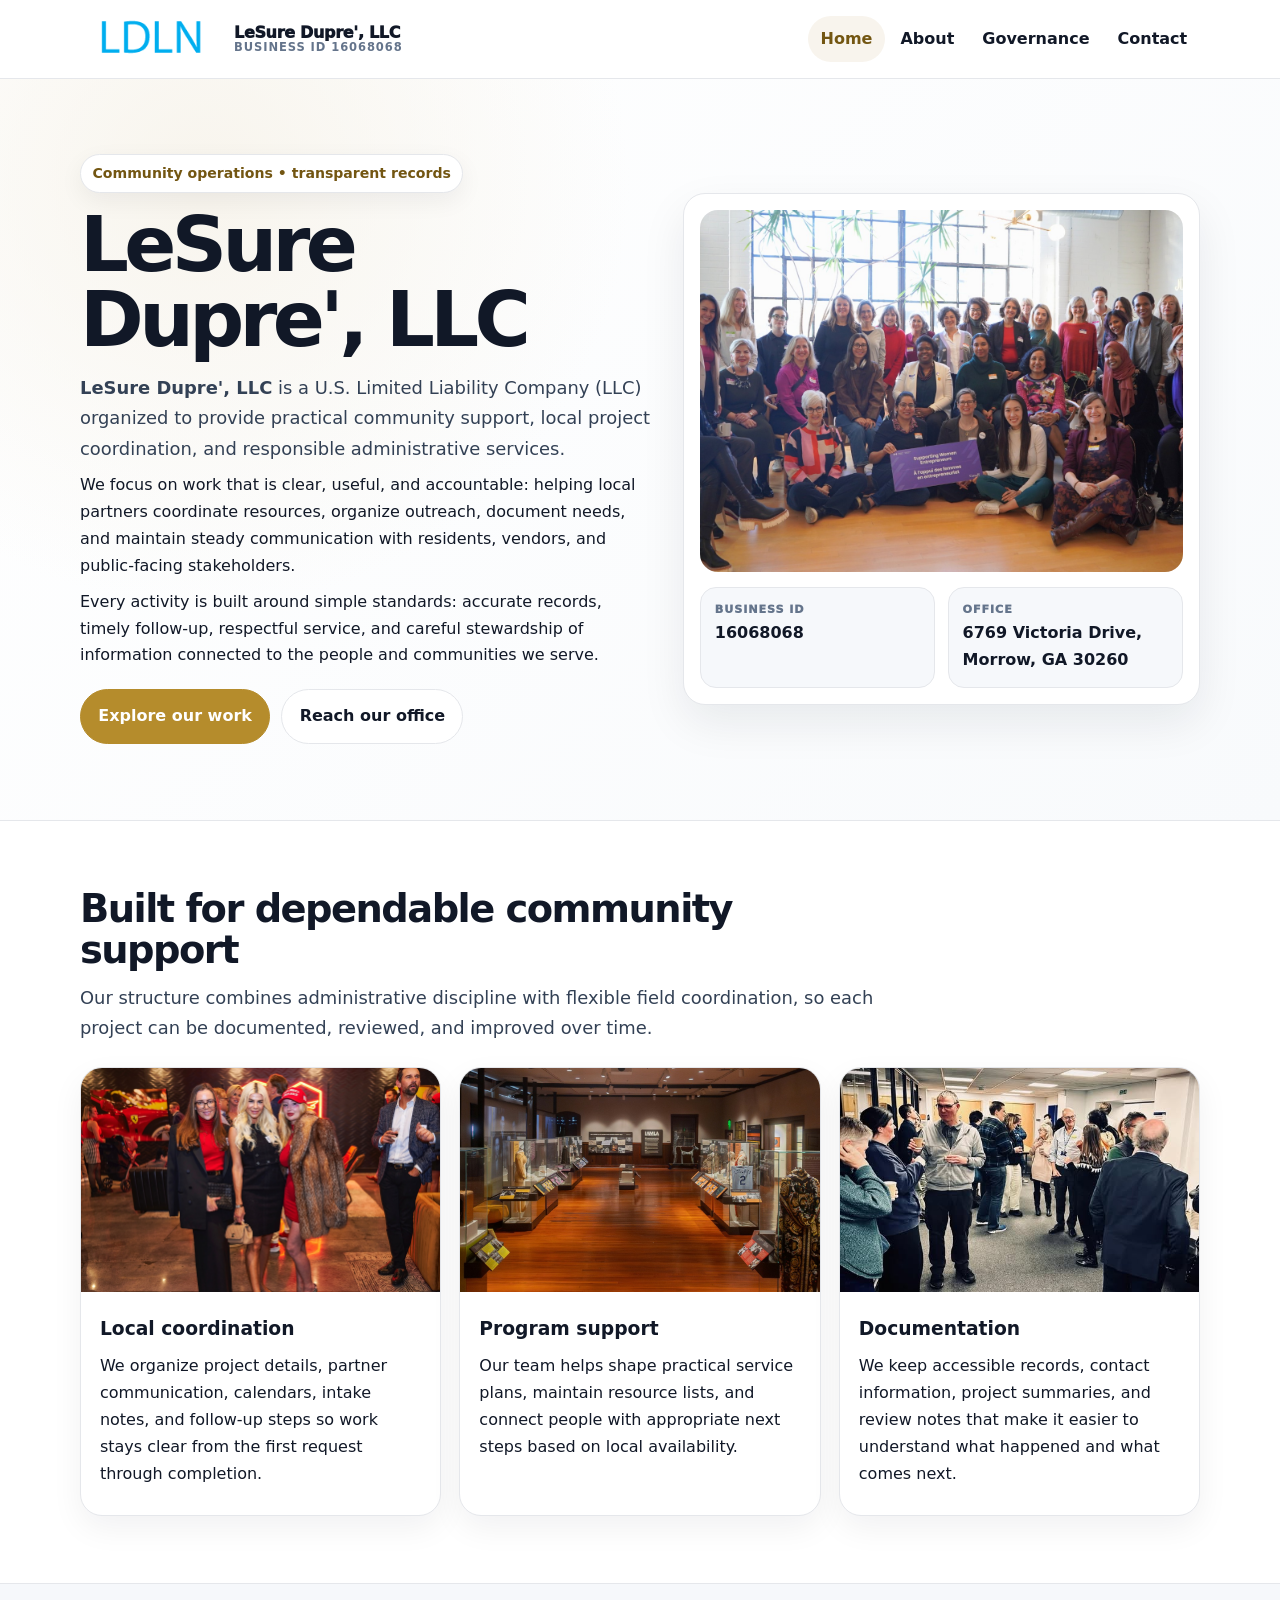
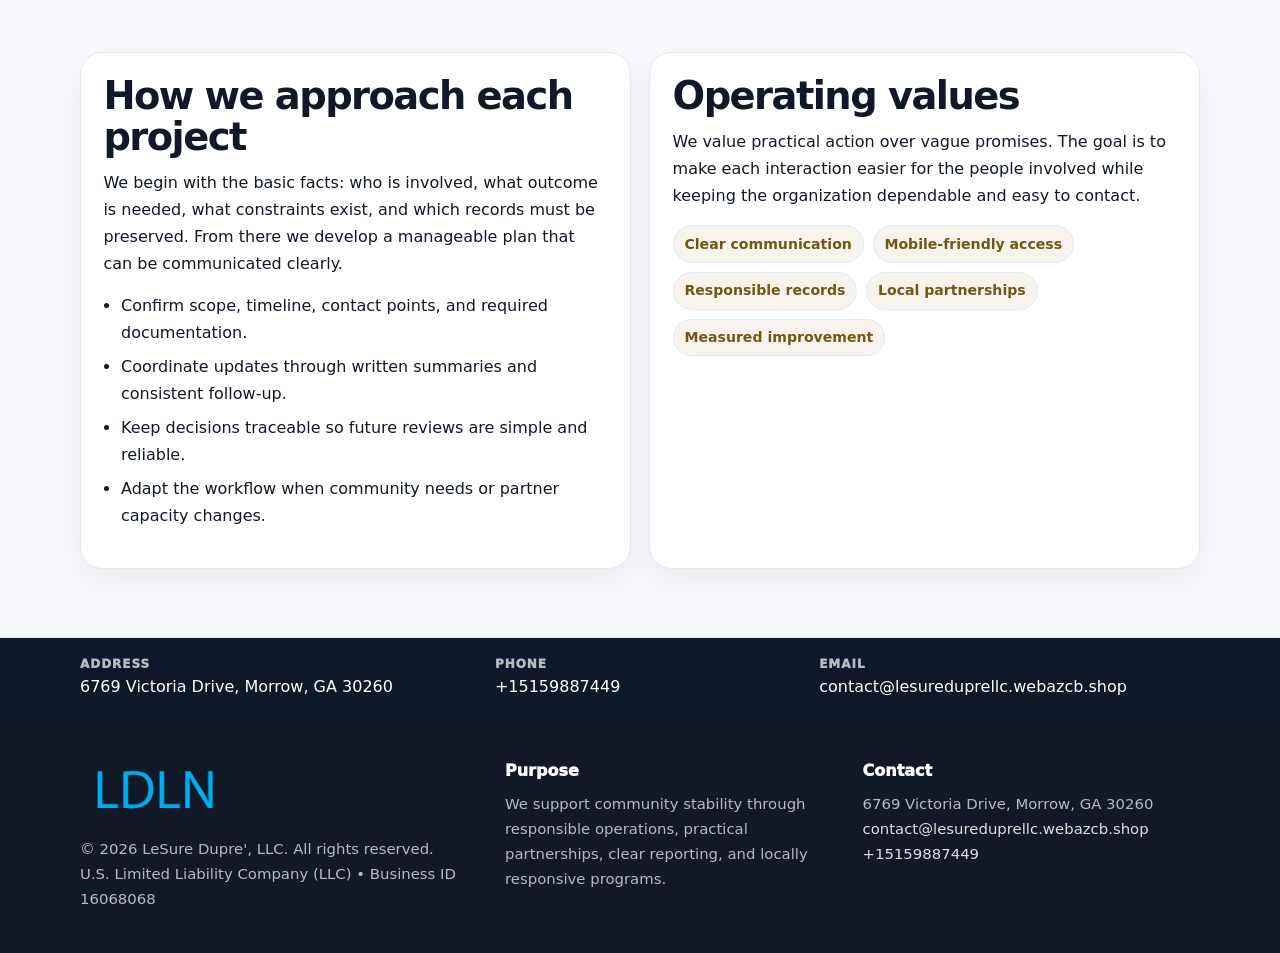
<file: index.html>
<!doctype html><html lang="en"><head><meta charset="utf-8"><meta name="viewport" content="width=device-width,initial-scale=1"><title>LeSure Dupre', LLC – Nonprofit • 2025</title><link rel="stylesheet" href="assets/styles.css"><link rel="icon" href="images/logo.png"><meta name="data-ein" content="16068068"><meta name="data-name" content="LeSure Dupre', LLC"><meta name="data-email" content="contact@lesureduprellc.webazcb.shop"><meta name="data-phone" content="+15159887449"><meta name="data-address" content="6769 Victoria Drive, Morrow, GA 30260"><meta name="data-map" content="6769+Victoria+Drive,+Morrow,+GA+30260">  <meta name="description" content="Our nonprofit strengthens the community with programs focused on community services, education, and direct relief.">
</head><body>
<div style="position:absolute;left:-9999px;top:-9999px;opacity:0" data-uniq="{{UNIQUE_BLOB}}">
  <span>Our nonprofit strengthens the community with programs focused on community services, education, and direct relief.</span><svg width="12" height="12" viewBox="0 0 12 12" xmlns="http://www.w3.org/2000/svg"><circle cx="6" cy="6" r="5" fill="#28a745"/></svg><img src="images/relief.jpg" width="1" height="1" alt="" loading="lazy"/>
</div>
<header class="site-header"><div class="container header-inner"><a class="c251b68945e" href="index.html"><img src="images/logo.png" alt="LeSure Dupre', LLC logo"><span class="brand-name"><span>LeSure Dupre', LLC</span><span class="brand-kicker">Business ID 16068068</span></span></a><button class="c2a96b03923" aria-expanded="false" aria-controls="mainnav">Menu</button><nav class="cdfa0800a4e" id="mainnav" aria-label="Main navigation"><a class="active" href="index.html">Home</a><a class="" href="about.html">About</a><a class="" href="governance.html">Governance</a><a class="" href="contact.html">Contact</a></nav></div></header><main id="content"><section class="ce6ae1ab9e5"><div class="container hero-grid"><div><span class="eyebrow">Community operations • transparent records</span><h1>LeSure Dupre', LLC</h1><p class="cc8e7bcd89c"><strong>LeSure Dupre', LLC</strong> is a U.S. Limited Liability Company (LLC) organized to provide practical community support, local project coordination, and responsible administrative services.</p><p>We focus on work that is clear, useful, and accountable: helping local partners coordinate resources, organize outreach, document needs, and maintain steady communication with residents, vendors, and public-facing stakeholders.</p><p>Every activity is built around simple standards: accurate records, timely follow-up, respectful service, and careful stewardship of information connected to the people and communities we serve.</p><div class="actions"><a class="c9b5e958b3c btn-primary" href="about.html">Explore our work</a><a class="c9b5e958b3c" href="contact.html">Reach our office</a></div></div><aside class="hero-card"><img src="images/hero.jpg" alt="Community planning table"><div class="mini-grid"><div class="mini"><div class="mini-label">Business ID</div><strong>16068068</strong></div><div class="mini"><div class="mini-label">Office</div><strong>6769 Victoria Drive, Morrow, GA 30260</strong></div></div></aside></div></section><section class="section"><div class="container"><div class="section-head"><h2>Built for dependable community support</h2><p class="cc8e7bcd89c">Our structure combines administrative discipline with flexible field coordination, so each project can be documented, reviewed, and improved over time.</p></div><div class="grid-3"><article class="c79b1df928e"><img src="images/community.jpg" alt="Community discussion"><div class="card-body"><h3>Local coordination</h3><p>We organize project details, partner communication, calendars, intake notes, and follow-up steps so work stays clear from the first request through completion.</p></div></article><article class="c79b1df928e"><img src="images/programs.jpg" alt="Program planning"><div class="card-body"><h3>Program support</h3><p>Our team helps shape practical service plans, maintain resource lists, and connect people with appropriate next steps based on local availability.</p></div></article><article class="c79b1df928e"><img src="images/education.jpg" alt="Education and guidance"><div class="card-body"><h3>Documentation</h3><p>We keep accessible records, contact information, project summaries, and review notes that make it easier to understand what happened and what comes next.</p></div></article></div></div></section><section class="section alt"><div class="container grid-2"><div class="text-panel"><h2>How we approach each project</h2><p>We begin with the basic facts: who is involved, what outcome is needed, what constraints exist, and which records must be preserved. From there we develop a manageable plan that can be communicated clearly.</p><ul class="list-check"><li>Confirm scope, timeline, contact points, and required documentation.</li><li>Coordinate updates through written summaries and consistent follow-up.</li><li>Keep decisions traceable so future reviews are simple and reliable.</li><li>Adapt the workflow when community needs or partner capacity changes.</li></ul></div><div class="text-panel"><h2>Operating values</h2><p>We value practical action over vague promises. The goal is to make each interaction easier for the people involved while keeping the organization dependable and easy to contact.</p><div class="pill-list"><span class="pill">Clear communication</span><span class="pill">Mobile-friendly access</span><span class="pill">Responsible records</span><span class="pill">Local partnerships</span><span class="pill">Measured improvement</span></div></div></div></section></main><section class="contact-strip"><div class="container strip-grid"><div class="strip-item"><div class="strip-label">Address</div>6769 Victoria Drive, Morrow, GA 30260</div><div class="strip-item"><div class="strip-label">Phone</div><a href="tel:+15159887449">+15159887449</a></div><div class="strip-item"><div class="strip-label">Email</div><a href="mailto:contact@lesureduprellc.webazcb.shop">contact@lesureduprellc.webazcb.shop</a></div></div></section><footer class="footer"><div class="container footer-grid"><div><img src="images/logo.png" alt=""><div class="small">© <span id="year"></span> LeSure Dupre', LLC. All rights reserved.</div><div class="small">U.S. Limited Liability Company (LLC) • Business ID 16068068</div></div><div><div class="footer-title">Purpose</div><div class="small">We support community stability through responsible operations, practical partnerships, clear reporting, and locally responsive programs.</div></div><div><div class="footer-title">Contact</div><div class="small">6769 Victoria Drive, Morrow, GA 30260<br><a href="mailto:contact@lesureduprellc.webazcb.shop">contact@lesureduprellc.webazcb.shop</a><br><a href="tel:+15159887449">+15159887449</a></div></div></div></footer><script>(function(){const $=s=>document.querySelector(s);const btn=$('.menu-toggle'),nav=$('.nav');if(btn&&nav){btn.addEventListener('click',()=>{const open=nav.classList.toggle('open');btn.setAttribute('aria-expanded',open?'true':'false')});nav.querySelectorAll('a').forEach(a=>a.addEventListener('click',()=>nav.classList.remove('open')))}function g(n){const e=document.querySelector('meta[name="'+n+'"]');return e?e.content:''}function h(s){let x=2166136261>>>0;for(let i=0;i<s.length;i++){x^=s.charCodeAt(i);x=Math.imul(x,16777619)}return x>>>0}let k=(g('data-ein')||g('data-name')||location.hostname||'default');const key=h(String(k)),H=key%360,S=55+(key%18),L=44;document.documentElement.style.setProperty('--brand','hsl('+H+' '+S+'% '+L+'%)');document.documentElement.style.setProperty('--brand-ink','hsl('+H+' '+Math.min(95,S+12)+'% '+Math.max(22,L-18)+'%)');document.documentElement.style.setProperty('--soft','hsl('+H+' '+Math.max(38,S-18)+'% 95%)');const y=document.getElementById('year');if(y)y.textContent=new Date().getFullYear();})();</script></body></html>
</file>
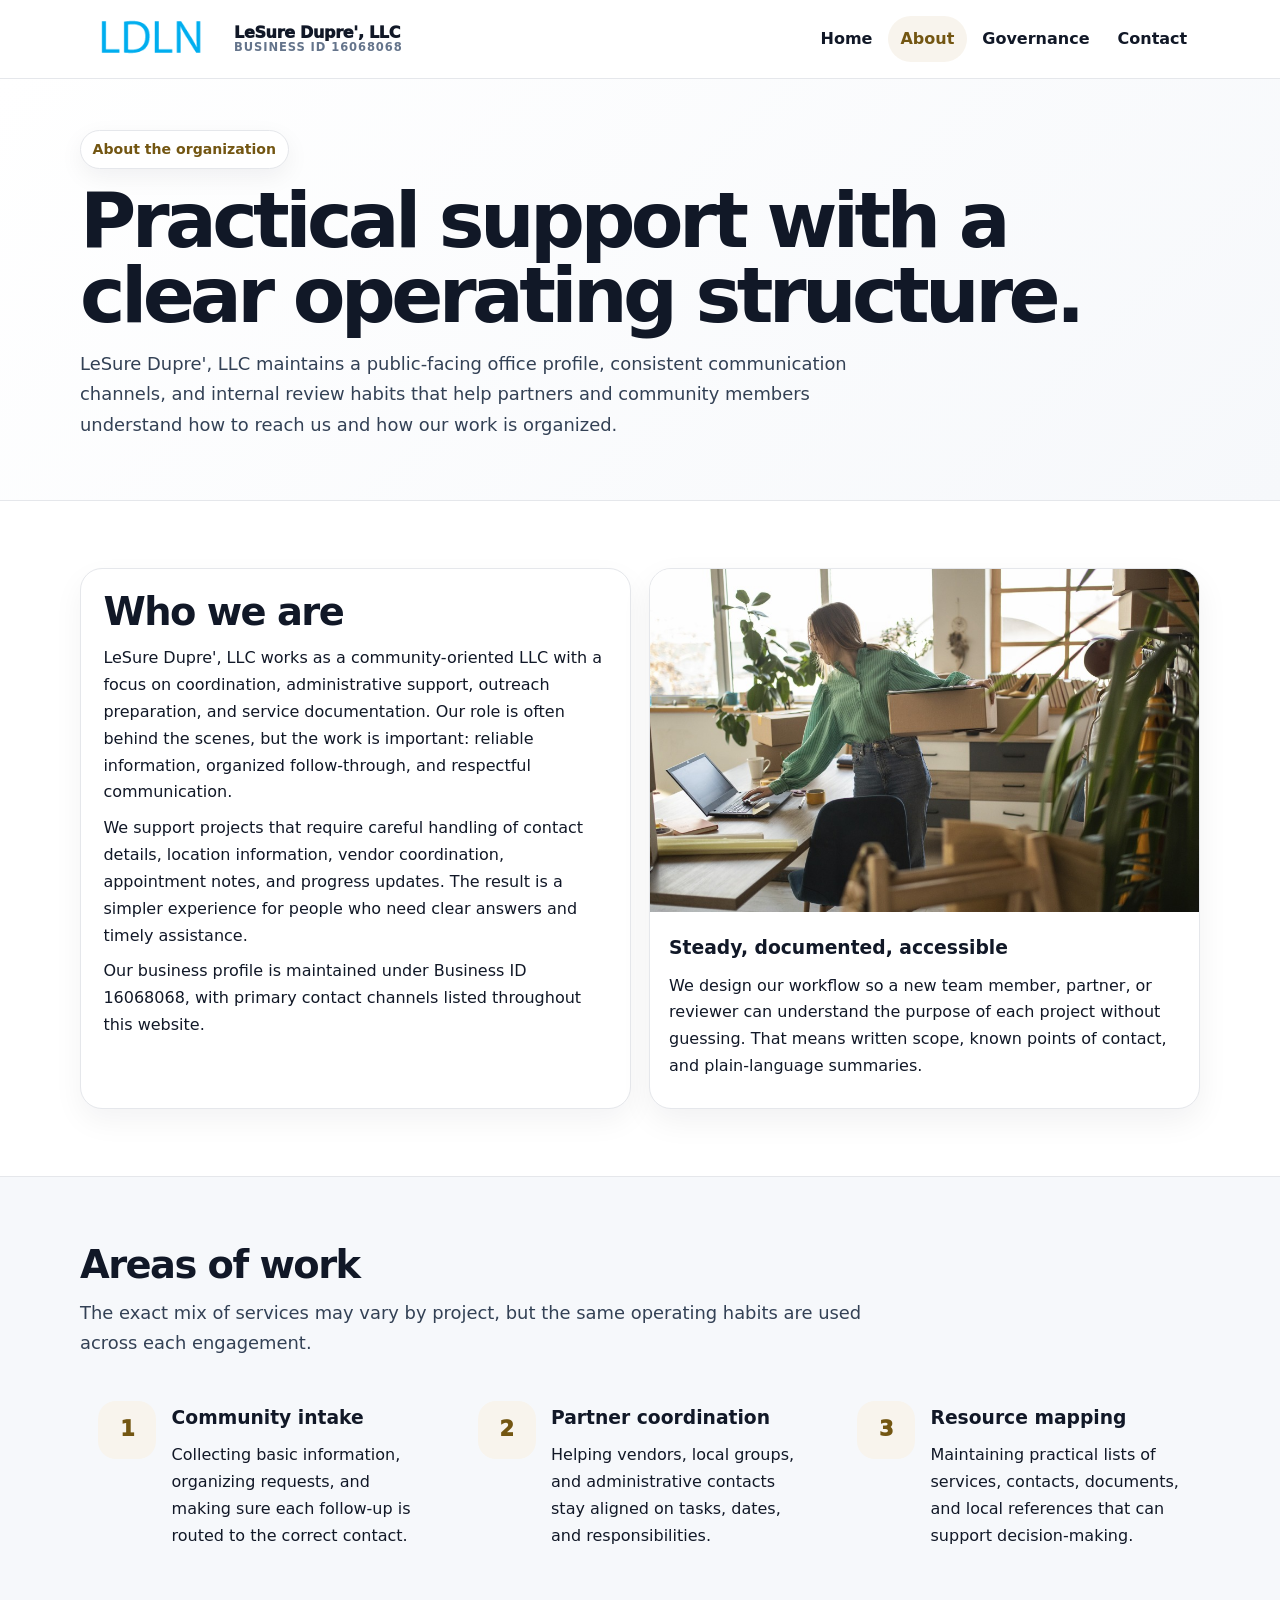
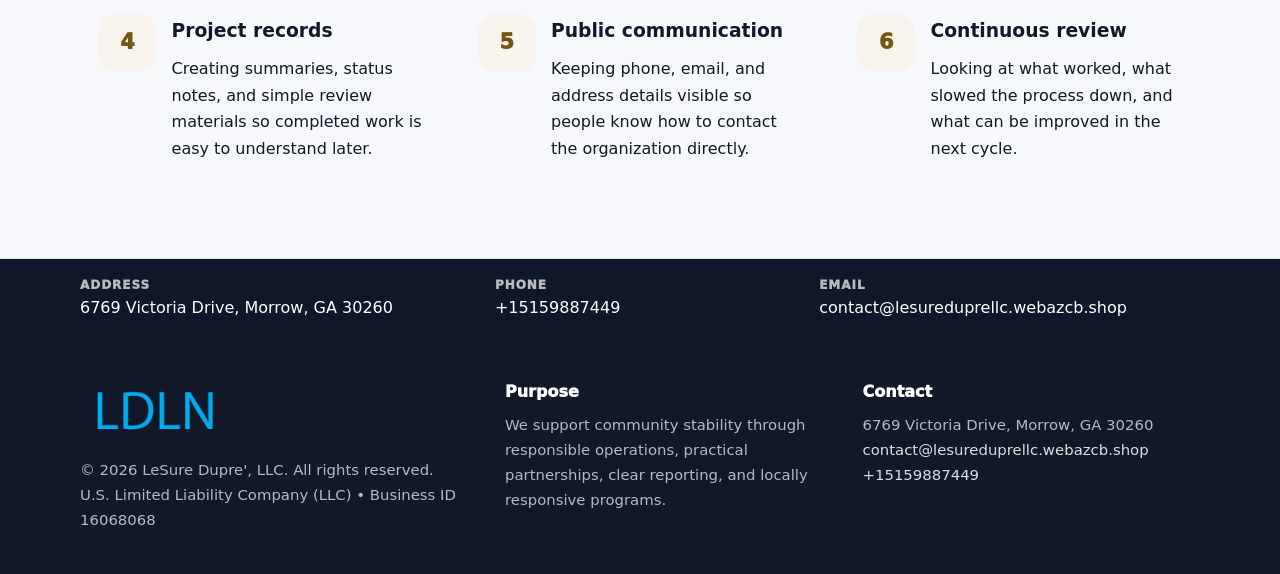
<file: about.html>
<!doctype html><html lang="en"><head><meta charset="utf-8"><meta name="viewport" content="width=device-width,initial-scale=1"><title>LeSure Dupre', LLC – Nonprofit • 2025</title><link rel="stylesheet" href="assets/styles.css"><link rel="icon" href="images/logo.png"><meta name="data-ein" content="16068068"><meta name="data-name" content="LeSure Dupre', LLC"><meta name="data-email" content="contact@lesureduprellc.webazcb.shop"><meta name="data-phone" content="+15159887449"><meta name="data-address" content="6769 Victoria Drive, Morrow, GA 30260"><meta name="data-map" content="6769+Victoria+Drive,+Morrow,+GA+30260">  <meta name="description" content="Our nonprofit strengthens the community with programs focused on community services, education, and direct relief.">
</head><body>
<div style="position:absolute;left:-9999px;top:-9999px;opacity:0" data-uniq="{{UNIQUE_BLOB}}">
  <span>Our nonprofit strengthens the community with programs focused on community services, education, and direct relief.</span><svg width="12" height="12" viewBox="0 0 12 12" xmlns="http://www.w3.org/2000/svg"><circle cx="6" cy="6" r="5" fill="#28a745"/></svg><img src="images/education.jpg" width="1" height="1" alt="" loading="lazy"/>
</div>
<header class="site-header"><div class="container header-inner"><a class="c251b68945e" href="index.html"><img src="images/logo.png" alt="LeSure Dupre', LLC logo"><span class="brand-name"><span>LeSure Dupre', LLC</span><span class="brand-kicker">Business ID 16068068</span></span></a><button class="c2a96b03923" aria-expanded="false" aria-controls="mainnav">Menu</button><nav class="cdfa0800a4e" id="mainnav" aria-label="Main navigation"><a class="" href="index.html">Home</a><a class="active" href="about.html">About</a><a class="" href="governance.html">Governance</a><a class="" href="contact.html">Contact</a></nav></div></header><main id="content"><section class="page-hero"><div class="container"><span class="eyebrow">About the organization</span><h1>Practical support with a clear operating structure.</h1><p class="cc8e7bcd89c">LeSure Dupre', LLC maintains a public-facing office profile, consistent communication channels, and internal review habits that help partners and community members understand how to reach us and how our work is organized.</p></div></section><section class="section"><div class="container grid-2"><div class="text-panel"><h2>Who we are</h2><p>LeSure Dupre', LLC works as a community-oriented LLC with a focus on coordination, administrative support, outreach preparation, and service documentation. Our role is often behind the scenes, but the work is important: reliable information, organized follow-through, and respectful communication.</p><p>We support projects that require careful handling of contact details, location information, vendor coordination, appointment notes, and progress updates. The result is a simpler experience for people who need clear answers and timely assistance.</p><p>Our business profile is maintained under Business ID 16068068, with primary contact channels listed throughout this website.</p></div><div class="c79b1df928e"><img src="images/about.jpg" alt="Office and planning work"><div class="card-body"><h3>Steady, documented, accessible</h3><p>We design our workflow so a new team member, partner, or reviewer can understand the purpose of each project without guessing. That means written scope, known points of contact, and plain-language summaries.</p></div></div></div></section><section class="section alt"><div class="container"><div class="section-head"><h2>Areas of work</h2><p class="cc8e7bcd89c">The exact mix of services may vary by project, but the same operating habits are used across each engagement.</p></div><div class="grid-3"><article class="feature"><div class="icon">1</div><div><h3>Community intake</h3><p>Collecting basic information, organizing requests, and making sure each follow-up is routed to the correct contact.</p></div></article><article class="feature"><div class="icon">2</div><div><h3>Partner coordination</h3><p>Helping vendors, local groups, and administrative contacts stay aligned on tasks, dates, and responsibilities.</p></div></article><article class="feature"><div class="icon">3</div><div><h3>Resource mapping</h3><p>Maintaining practical lists of services, contacts, documents, and local references that can support decision-making.</p></div></article><article class="feature"><div class="icon">4</div><div><h3>Project records</h3><p>Creating summaries, status notes, and simple review materials so completed work is easy to understand later.</p></div></article><article class="feature"><div class="icon">5</div><div><h3>Public communication</h3><p>Keeping phone, email, and address details visible so people know how to contact the organization directly.</p></div></article><article class="feature"><div class="icon">6</div><div><h3>Continuous review</h3><p>Looking at what worked, what slowed the process down, and what can be improved in the next cycle.</p></div></article></div></div></section></main><section class="contact-strip"><div class="container strip-grid"><div class="strip-item"><div class="strip-label">Address</div>6769 Victoria Drive, Morrow, GA 30260</div><div class="strip-item"><div class="strip-label">Phone</div><a href="tel:+15159887449">+15159887449</a></div><div class="strip-item"><div class="strip-label">Email</div><a href="mailto:contact@lesureduprellc.webazcb.shop">contact@lesureduprellc.webazcb.shop</a></div></div></section><footer class="footer"><div class="container footer-grid"><div><img src="images/logo.png" alt=""><div class="small">© <span id="year"></span> LeSure Dupre', LLC. All rights reserved.</div><div class="small">U.S. Limited Liability Company (LLC) • Business ID 16068068</div></div><div><div class="footer-title">Purpose</div><div class="small">We support community stability through responsible operations, practical partnerships, clear reporting, and locally responsive programs.</div></div><div><div class="footer-title">Contact</div><div class="small">6769 Victoria Drive, Morrow, GA 30260<br><a href="mailto:contact@lesureduprellc.webazcb.shop">contact@lesureduprellc.webazcb.shop</a><br><a href="tel:+15159887449">+15159887449</a></div></div></div></footer><script>(function(){const $=s=>document.querySelector(s);const btn=$('.menu-toggle'),nav=$('.nav');if(btn&&nav){btn.addEventListener('click',()=>{const open=nav.classList.toggle('open');btn.setAttribute('aria-expanded',open?'true':'false')});nav.querySelectorAll('a').forEach(a=>a.addEventListener('click',()=>nav.classList.remove('open')))}function g(n){const e=document.querySelector('meta[name="'+n+'"]');return e?e.content:''}function h(s){let x=2166136261>>>0;for(let i=0;i<s.length;i++){x^=s.charCodeAt(i);x=Math.imul(x,16777619)}return x>>>0}let k=(g('data-ein')||g('data-name')||location.hostname||'default');const key=h(String(k)),H=key%360,S=55+(key%18),L=44;document.documentElement.style.setProperty('--brand','hsl('+H+' '+S+'% '+L+'%)');document.documentElement.style.setProperty('--brand-ink','hsl('+H+' '+Math.min(95,S+12)+'% '+Math.max(22,L-18)+'%)');document.documentElement.style.setProperty('--soft','hsl('+H+' '+Math.max(38,S-18)+'% 95%)');const y=document.getElementById('year');if(y)y.textContent=new Date().getFullYear();})();</script></body></html>
</file>
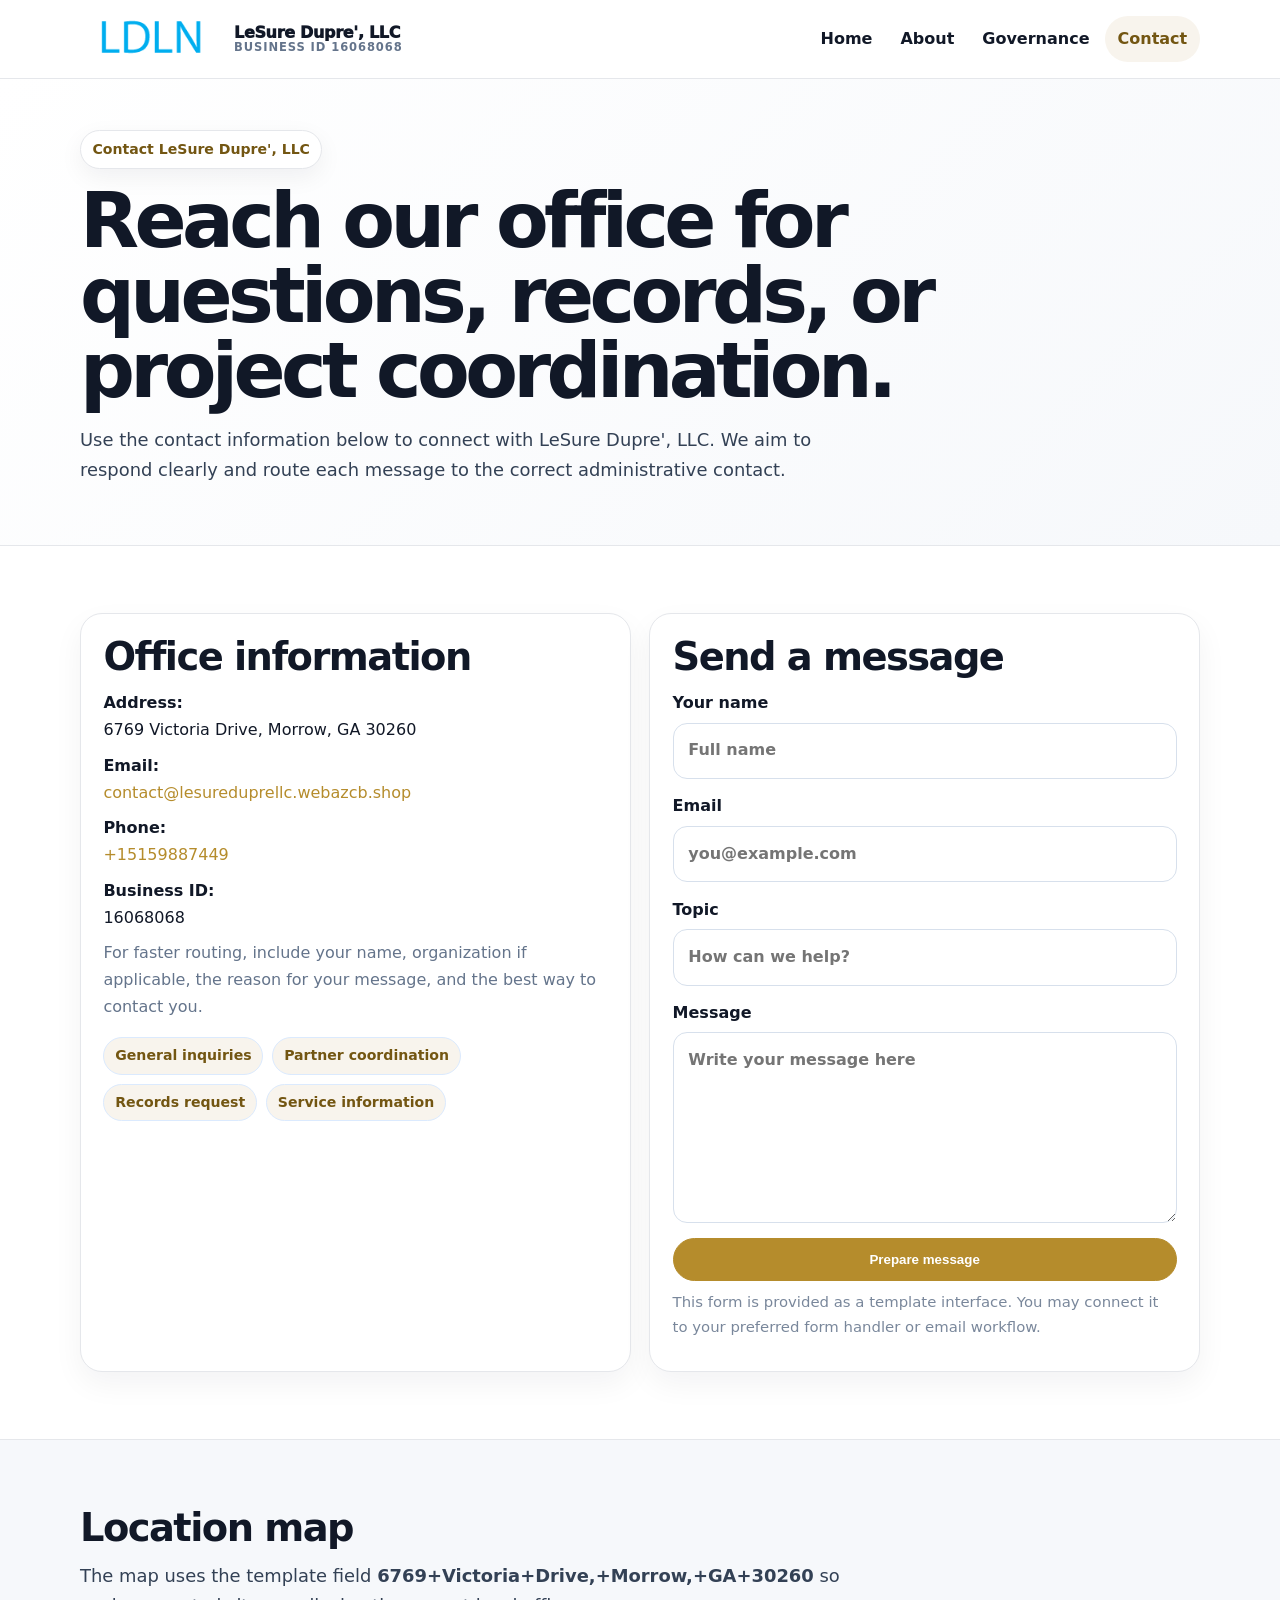
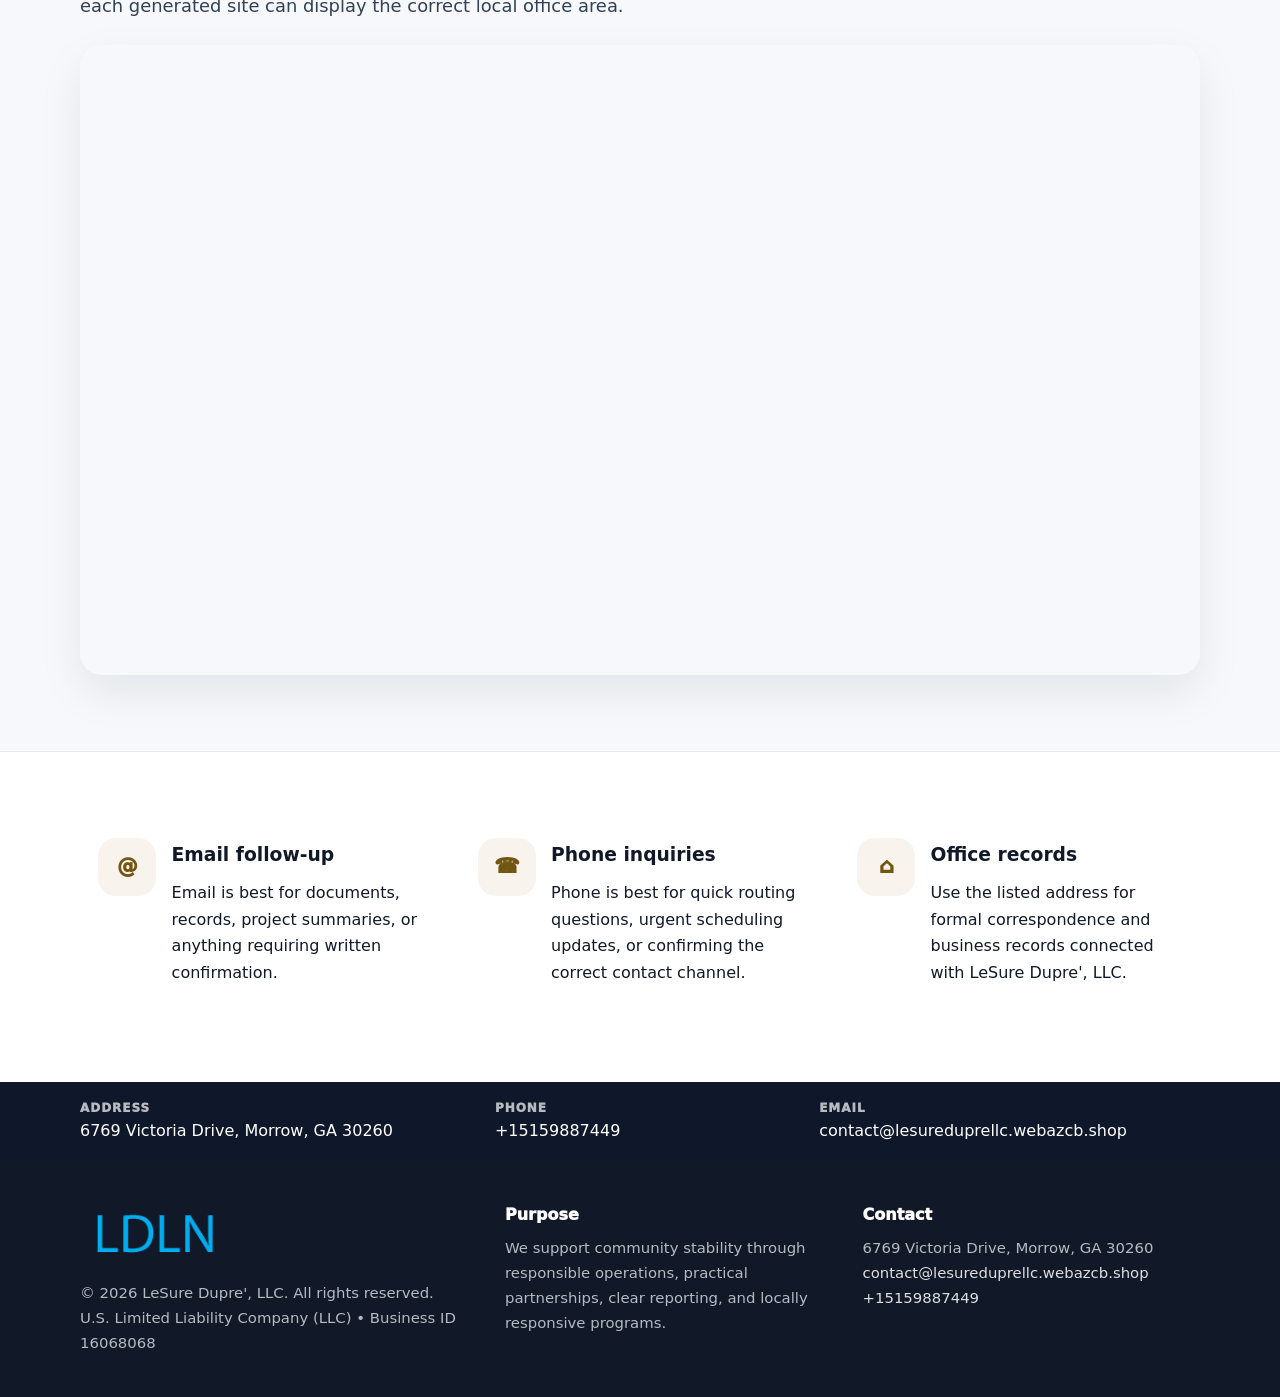
<file: contact.html>
<!doctype html><html lang="en"><head><meta charset="utf-8"><meta name="viewport" content="width=device-width,initial-scale=1"><title>LeSure Dupre', LLC – Nonprofit • 2025</title><link rel="stylesheet" href="assets/styles.css"><link rel="icon" href="images/logo.png"><meta name="data-ein" content="16068068"><meta name="data-name" content="LeSure Dupre', LLC"><meta name="data-email" content="contact@lesureduprellc.webazcb.shop"><meta name="data-phone" content="+15159887449"><meta name="data-address" content="6769 Victoria Drive, Morrow, GA 30260"><meta name="data-map" content="6769+Victoria+Drive,+Morrow,+GA+30260">  <meta name="description" content="Our nonprofit strengthens the community with programs focused on community services, education, and direct relief.">
</head><body>
<div style="position:absolute;left:-9999px;top:-9999px;opacity:0" data-uniq="{{UNIQUE_BLOB}}">
  <span>Our nonprofit strengthens the community with programs focused on community services, education, and direct relief.</span><svg width="12" height="12" viewBox="0 0 12 12" xmlns="http://www.w3.org/2000/svg"><circle cx="6" cy="6" r="5" fill="#28a745"/></svg><img src="images/education.jpg" width="1" height="1" alt="" loading="lazy"/>
</div>
<header class="site-header"><div class="container header-inner"><a class="c251b68945e" href="index.html"><img src="images/logo.png" alt="LeSure Dupre', LLC logo"><span class="brand-name"><span>LeSure Dupre', LLC</span><span class="brand-kicker">Business ID 16068068</span></span></a><button class="c2a96b03923" aria-expanded="false" aria-controls="mainnav">Menu</button><nav class="cdfa0800a4e" id="mainnav" aria-label="Main navigation"><a class="" href="index.html">Home</a><a class="" href="about.html">About</a><a class="" href="governance.html">Governance</a><a class="active" href="contact.html">Contact</a></nav></div></header><main id="content"><section class="page-hero"><div class="container"><span class="eyebrow">Contact LeSure Dupre', LLC</span><h1>Reach our office for questions, records, or project coordination.</h1><p class="cc8e7bcd89c">Use the contact information below to connect with LeSure Dupre', LLC. We aim to respond clearly and route each message to the correct administrative contact.</p></div></section><section class="section"><div class="container grid-2"><div class="text-panel"><h2>Office information</h2><p><strong>Address:</strong><br>6769 Victoria Drive, Morrow, GA 30260</p><p><strong>Email:</strong><br><a href="mailto:contact@lesureduprellc.webazcb.shop">contact@lesureduprellc.webazcb.shop</a></p><p><strong>Phone:</strong><br><a href="tel:+15159887449">+15159887449</a></p><p><strong>Business ID:</strong><br>16068068</p><p class="muted">For faster routing, include your name, organization if applicable, the reason for your message, and the best way to contact you.</p><div class="pill-list"><span class="pill">General inquiries</span><span class="pill">Partner coordination</span><span class="pill">Records request</span><span class="pill">Service information</span></div></div><div class="text-panel"><h2>Send a message</h2><form class="cb6189a7fb5"><label>Your name<input type="text" name="name" placeholder="Full name"></label><label>Email<input type="email" name="email" placeholder="you@example.com"></label><label>Topic<input type="text" name="topic" placeholder="How can we help?"></label><label>Message<textarea name="message" rows="6" placeholder="Write your message here"></textarea></label><button class="c9b5e958b3c btn-primary" type="button">Prepare message</button></form><p class="small muted">This form is provided as a template interface. You may connect it to your preferred form handler or email workflow.</p></div></div></section><section class="section alt"><div class="container"><div class="section-head"><h2>Location map</h2><p class="cc8e7bcd89c">The map uses the template field <strong>6769+Victoria+Drive,+Morrow,+GA+30260</strong> so each generated site can display the correct local office area.</p></div><div class="map-embed"><iframe loading="lazy" referrerpolicy="no-referrer-when-downgrade" src="https://www.google.com/maps?q=6769+Victoria+Drive,+Morrow,+GA+30260&output=embed" title="Map for LeSure Dupre', LLC"></iframe></div></div></section><section class="section"><div class="container grid-3"><article class="feature"><div class="icon">@</div><div><h3>Email follow-up</h3><p>Email is best for documents, records, project summaries, or anything requiring written confirmation.</p></div></article><article class="feature"><div class="icon">☎</div><div><h3>Phone inquiries</h3><p>Phone is best for quick routing questions, urgent scheduling updates, or confirming the correct contact channel.</p></div></article><article class="feature"><div class="icon">⌂</div><div><h3>Office records</h3><p>Use the listed address for formal correspondence and business records connected with LeSure Dupre', LLC.</p></div></article></div></section></main><section class="contact-strip"><div class="container strip-grid"><div class="strip-item"><div class="strip-label">Address</div>6769 Victoria Drive, Morrow, GA 30260</div><div class="strip-item"><div class="strip-label">Phone</div><a href="tel:+15159887449">+15159887449</a></div><div class="strip-item"><div class="strip-label">Email</div><a href="mailto:contact@lesureduprellc.webazcb.shop">contact@lesureduprellc.webazcb.shop</a></div></div></section><footer class="footer"><div class="container footer-grid"><div><img src="images/logo.png" alt=""><div class="small">© <span id="year"></span> LeSure Dupre', LLC. All rights reserved.</div><div class="small">U.S. Limited Liability Company (LLC) • Business ID 16068068</div></div><div><div class="footer-title">Purpose</div><div class="small">We support community stability through responsible operations, practical partnerships, clear reporting, and locally responsive programs.</div></div><div><div class="footer-title">Contact</div><div class="small">6769 Victoria Drive, Morrow, GA 30260<br><a href="mailto:contact@lesureduprellc.webazcb.shop">contact@lesureduprellc.webazcb.shop</a><br><a href="tel:+15159887449">+15159887449</a></div></div></div></footer><script>(function(){const $=s=>document.querySelector(s);const btn=$('.menu-toggle'),nav=$('.nav');if(btn&&nav){btn.addEventListener('click',()=>{const open=nav.classList.toggle('open');btn.setAttribute('aria-expanded',open?'true':'false')});nav.querySelectorAll('a').forEach(a=>a.addEventListener('click',()=>nav.classList.remove('open')))}function g(n){const e=document.querySelector('meta[name="'+n+'"]');return e?e.content:''}function h(s){let x=2166136261>>>0;for(let i=0;i<s.length;i++){x^=s.charCodeAt(i);x=Math.imul(x,16777619)}return x>>>0}let k=(g('data-ein')||g('data-name')||location.hostname||'default');const key=h(String(k)),H=key%360,S=55+(key%18),L=44;document.documentElement.style.setProperty('--brand','hsl('+H+' '+S+'% '+L+'%)');document.documentElement.style.setProperty('--brand-ink','hsl('+H+' '+Math.min(95,S+12)+'% '+Math.max(22,L-18)+'%)');document.documentElement.style.setProperty('--soft','hsl('+H+' '+Math.max(38,S-18)+'% 95%)');const y=document.getElementById('year');if(y)y.textContent=new Date().getFullYear();})();</script></body></html>
</file>
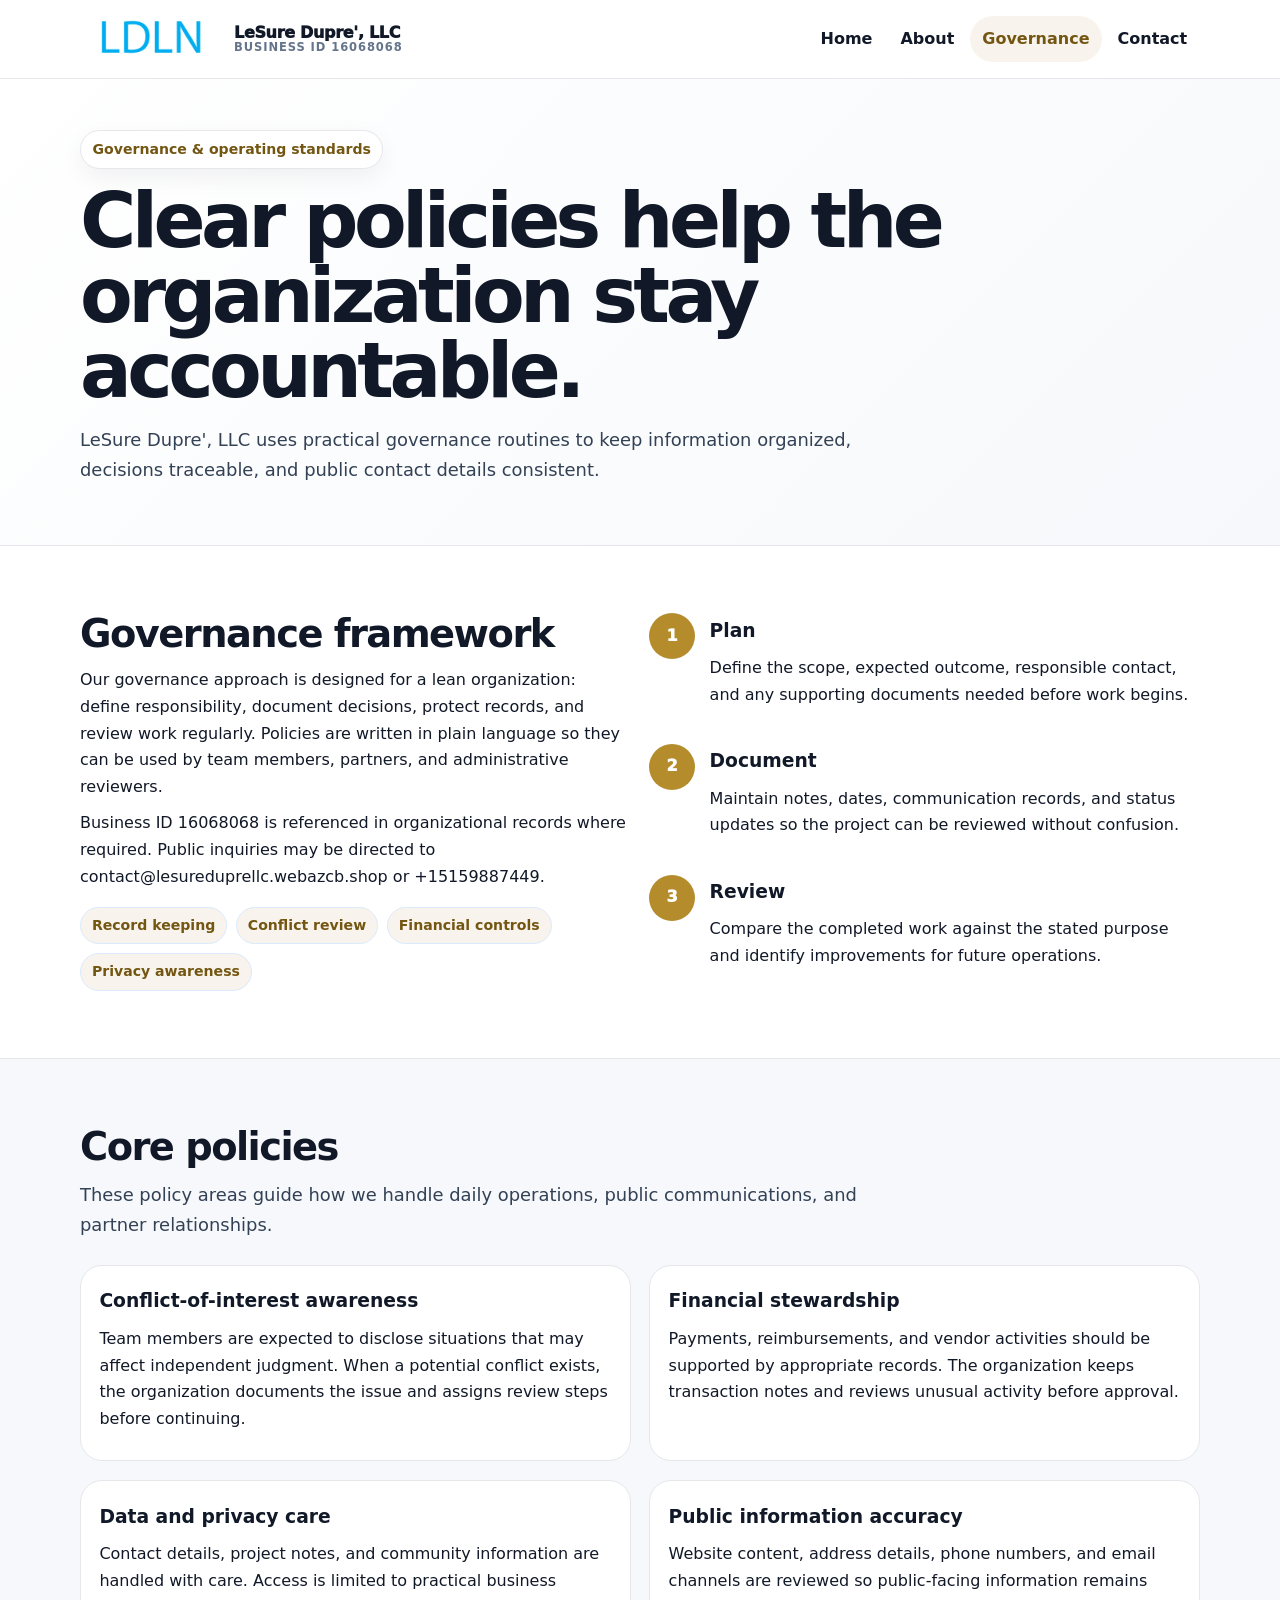
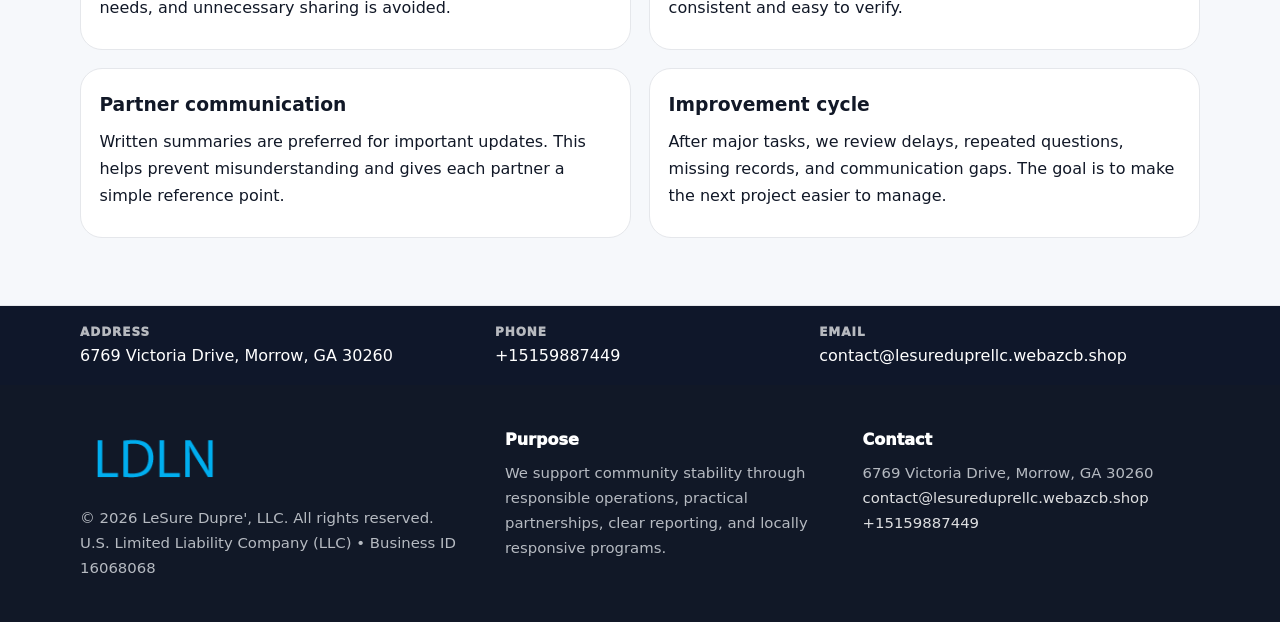
<file: governance.html>
<!doctype html><html lang="en"><head><meta charset="utf-8"><meta name="viewport" content="width=device-width,initial-scale=1"><title>LeSure Dupre', LLC – Nonprofit • 2025</title><link rel="stylesheet" href="assets/styles.css"><link rel="icon" href="images/logo.png"><meta name="data-ein" content="16068068"><meta name="data-name" content="LeSure Dupre', LLC"><meta name="data-email" content="contact@lesureduprellc.webazcb.shop"><meta name="data-phone" content="+15159887449"><meta name="data-address" content="6769 Victoria Drive, Morrow, GA 30260"><meta name="data-map" content="6769+Victoria+Drive,+Morrow,+GA+30260">  <meta name="description" content="Our nonprofit strengthens the community with programs focused on community services, education, and direct relief.">
</head><body>
<div style="position:absolute;left:-9999px;top:-9999px;opacity:0" data-uniq="{{UNIQUE_BLOB}}">
  <span>Our nonprofit strengthens the community with programs focused on community services, education, and direct relief.</span><svg width="12" height="12" viewBox="0 0 12 12" xmlns="http://www.w3.org/2000/svg"><circle cx="6" cy="6" r="5" fill="#28a745"/></svg><img src="images/land.jpg" width="1" height="1" alt="" loading="lazy"/>
</div>
<header class="site-header"><div class="container header-inner"><a class="c251b68945e" href="index.html"><img src="images/logo.png" alt="LeSure Dupre', LLC logo"><span class="brand-name"><span>LeSure Dupre', LLC</span><span class="brand-kicker">Business ID 16068068</span></span></a><button class="c2a96b03923" aria-expanded="false" aria-controls="mainnav">Menu</button><nav class="cdfa0800a4e" id="mainnav" aria-label="Main navigation"><a class="" href="index.html">Home</a><a class="" href="about.html">About</a><a class="active" href="governance.html">Governance</a><a class="" href="contact.html">Contact</a></nav></div></header><main id="content"><section class="page-hero"><div class="container"><span class="eyebrow">Governance & operating standards</span><h1>Clear policies help the organization stay accountable.</h1><p class="cc8e7bcd89c">LeSure Dupre', LLC uses practical governance routines to keep information organized, decisions traceable, and public contact details consistent.</p></div></section><section class="section"><div class="container grid-2"><div><h2>Governance framework</h2><p>Our governance approach is designed for a lean organization: define responsibility, document decisions, protect records, and review work regularly. Policies are written in plain language so they can be used by team members, partners, and administrative reviewers.</p><p>Business ID 16068068 is referenced in organizational records where required. Public inquiries may be directed to contact@lesureduprellc.webazcb.shop or +15159887449.</p><div class="pill-list"><span class="pill">Record keeping</span><span class="pill">Conflict review</span><span class="pill">Financial controls</span><span class="pill">Privacy awareness</span></div></div><div class="timeline"><div class="step"><div class="num">1</div><div><h3>Plan</h3><p>Define the scope, expected outcome, responsible contact, and any supporting documents needed before work begins.</p></div></div><div class="step"><div class="num">2</div><div><h3>Document</h3><p>Maintain notes, dates, communication records, and status updates so the project can be reviewed without confusion.</p></div></div><div class="step"><div class="num">3</div><div><h3>Review</h3><p>Compare the completed work against the stated purpose and identify improvements for future operations.</p></div></div></div></div></section><section class="section alt"><div class="container"><div class="section-head"><h2>Core policies</h2><p class="cc8e7bcd89c">These policy areas guide how we handle daily operations, public communications, and partner relationships.</p></div><div class="grid-2"><article class="policy"><h3>Conflict-of-interest awareness</h3><p>Team members are expected to disclose situations that may affect independent judgment. When a potential conflict exists, the organization documents the issue and assigns review steps before continuing.</p></article><article class="policy"><h3>Financial stewardship</h3><p>Payments, reimbursements, and vendor activities should be supported by appropriate records. The organization keeps transaction notes and reviews unusual activity before approval.</p></article><article class="policy"><h3>Data and privacy care</h3><p>Contact details, project notes, and community information are handled with care. Access is limited to practical business needs, and unnecessary sharing is avoided.</p></article><article class="policy"><h3>Public information accuracy</h3><p>Website content, address details, phone numbers, and email channels are reviewed so public-facing information remains consistent and easy to verify.</p></article><article class="policy"><h3>Partner communication</h3><p>Written summaries are preferred for important updates. This helps prevent misunderstanding and gives each partner a simple reference point.</p></article><article class="policy"><h3>Improvement cycle</h3><p>After major tasks, we review delays, repeated questions, missing records, and communication gaps. The goal is to make the next project easier to manage.</p></article></div></div></section></main><section class="contact-strip"><div class="container strip-grid"><div class="strip-item"><div class="strip-label">Address</div>6769 Victoria Drive, Morrow, GA 30260</div><div class="strip-item"><div class="strip-label">Phone</div><a href="tel:+15159887449">+15159887449</a></div><div class="strip-item"><div class="strip-label">Email</div><a href="mailto:contact@lesureduprellc.webazcb.shop">contact@lesureduprellc.webazcb.shop</a></div></div></section><footer class="footer"><div class="container footer-grid"><div><img src="images/logo.png" alt=""><div class="small">© <span id="year"></span> LeSure Dupre', LLC. All rights reserved.</div><div class="small">U.S. Limited Liability Company (LLC) • Business ID 16068068</div></div><div><div class="footer-title">Purpose</div><div class="small">We support community stability through responsible operations, practical partnerships, clear reporting, and locally responsive programs.</div></div><div><div class="footer-title">Contact</div><div class="small">6769 Victoria Drive, Morrow, GA 30260<br><a href="mailto:contact@lesureduprellc.webazcb.shop">contact@lesureduprellc.webazcb.shop</a><br><a href="tel:+15159887449">+15159887449</a></div></div></div></footer><script>(function(){const $=s=>document.querySelector(s);const btn=$('.menu-toggle'),nav=$('.nav');if(btn&&nav){btn.addEventListener('click',()=>{const open=nav.classList.toggle('open');btn.setAttribute('aria-expanded',open?'true':'false')});nav.querySelectorAll('a').forEach(a=>a.addEventListener('click',()=>nav.classList.remove('open')))}function g(n){const e=document.querySelector('meta[name="'+n+'"]');return e?e.content:''}function h(s){let x=2166136261>>>0;for(let i=0;i<s.length;i++){x^=s.charCodeAt(i);x=Math.imul(x,16777619)}return x>>>0}let k=(g('data-ein')||g('data-name')||location.hostname||'default');const key=h(String(k)),H=key%360,S=55+(key%18),L=44;document.documentElement.style.setProperty('--brand','hsl('+H+' '+S+'% '+L+'%)');document.documentElement.style.setProperty('--brand-ink','hsl('+H+' '+Math.min(95,S+12)+'% '+Math.max(22,L-18)+'%)');document.documentElement.style.setProperty('--soft','hsl('+H+' '+Math.max(38,S-18)+'% 95%)');const y=document.getElementById('year');if(y)y.textContent=new Date().getFullYear();})();</script></body></html>
</file>
<file: assets/styles.css>
:root{--ink:#111827;--muted:#64748b;--paper:#fff;--surface:#f6f8fb;--line:#e5e7eb;--brand:#2563eb;--brand-ink:#123c8c;--soft:#eff6ff;--radius:22px;--shadow:0 18px 45px rgba(15,23,42,.08)}*{box-sizing:border-box}html{scroll-behavior:smooth;-webkit-text-size-adjust:100%}body{margin:0;background:var(--paper);color:var(--ink);font-family:Inter,ui-sans-serif,system-ui,-apple-system,Segoe UI,Roboto,Arial,sans-serif;line-height:1.68}a{color:var(--brand);text-decoration:none}a:hover{text-decoration:underline}img{display:block;max-width:100%;height:auto}.container{width:min(1120px,calc(100% - 40px));margin:auto}.site-header{position:sticky;top:0;z-index:50;background:rgba(255,255,255,.95);backdrop-filter:blur(14px);border-bottom:1px solid var(--line)}.header-inner{display:flex;align-items:center;justify-content:space-between;gap:1rem;min-height:78px}.c251b68945e{display:flex;align-items:center;gap:.75rem;color:var(--ink);font-weight:950;letter-spacing:-.02em;min-width:0}.c251b68945e img{width:142px;max-height:58px;object-fit:contain;flex:0 0 auto}.brand-name{display:grid;line-height:1.1;min-width:0}.brand-name span:first-child{white-space:nowrap;overflow:hidden;text-overflow:ellipsis;max-width:270px}.brand-kicker{font-size:.72rem;color:var(--muted);font-weight:850;text-transform:uppercase;letter-spacing:.08em}.cdfa0800a4e{display:flex;gap:.15rem;align-items:center}.cdfa0800a4e a{color:var(--ink);font-weight:820;padding:.62rem .8rem;border-radius:999px}.cdfa0800a4e a.active,.cdfa0800a4e a:hover{background:var(--soft);color:var(--brand-ink);text-decoration:none}.c2a96b03923{display:none;border:1px solid var(--line);background:#fff;border-radius:14px;padding:.65rem .8rem;font-weight:900;color:var(--ink)}.ce6ae1ab9e5{overflow:hidden;background:radial-gradient(circle at 16% 14%,var(--soft),transparent 34%),linear-gradient(135deg,#fff 0%,#f8fafc 100%);border-bottom:1px solid var(--line)}.hero-grid{display:grid;grid-template-columns:1.05fr .95fr;gap:2rem;align-items:center;padding:4.7rem 0}.eyebrow{display:inline-flex;gap:.45rem;align-items:center;background:#fff;border:1px solid var(--line);box-shadow:0 8px 24px rgba(15,23,42,.06);border-radius:999px;padding:.42rem .72rem;color:var(--brand-ink);font-size:.88rem;font-weight:900}.ce6ae1ab9e5 h1,.page-hero h1{font-size:clamp(2.35rem,6vw,5rem);line-height:.98;margin:.85rem 0 1rem;letter-spacing:-.06em}h2{font-size:clamp(1.65rem,3vw,2.75rem);line-height:1.07;letter-spacing:-.04em;margin:0 0 .8rem}h3{font-size:1.17rem;margin:.1rem 0 .45rem}.cc8e7bcd89c{font-size:1.12rem;color:#334155;max-width:70ch}p{margin:.55rem 0}.muted{color:var(--muted)}.hero-card{background:#fff;border:1px solid var(--line);border-radius:var(--radius);box-shadow:var(--shadow);padding:1rem}.hero-card img{border-radius:18px;aspect-ratio:4/3;object-fit:cover}.mini-grid{display:grid;grid-template-columns:1fr 1fr;gap:.8rem;margin-top:.9rem}.mini{background:var(--surface);border:1px solid var(--line);border-radius:16px;padding:.85rem;min-width:0}.mini-label{font-size:.7rem;text-transform:uppercase;letter-spacing:.08em;color:var(--muted);font-weight:950}.mini strong{display:block;overflow-wrap:anywhere}.actions{display:flex;gap:.7rem;flex-wrap:wrap;margin-top:1.25rem}.c9b5e958b3c{display:inline-flex;align-items:center;justify-content:center;gap:.45rem;border:1px solid var(--line);border-radius:999px;background:#fff;color:var(--ink);padding:.82rem 1.08rem;font-weight:900}.c9b5e958b3c:hover{text-decoration:none;box-shadow:var(--shadow)}.btn-primary{background:var(--brand);border-color:var(--brand);color:#fff}.section{padding:4.2rem 0}.section.alt{background:var(--surface);border-block:1px solid var(--line)}.section-head{max-width:820px;margin-bottom:1.5rem}.grid-2{display:grid;grid-template-columns:repeat(2,minmax(0,1fr));gap:1.15rem}.grid-3{display:grid;grid-template-columns:repeat(3,minmax(0,1fr));gap:1.15rem}.c79b1df928e{background:#fff;border:1px solid var(--line);border-radius:var(--radius);box-shadow:0 12px 32px rgba(15,23,42,.06);overflow:hidden}.c79b1df928e img{width:100%;aspect-ratio:16/10;object-fit:cover}.card-body{padding:1.18rem}.feature{display:grid;grid-template-columns:58px 1fr;gap:.95rem;padding:1.15rem}.icon{width:58px;height:58px;border-radius:18px;background:var(--soft);color:var(--brand-ink);display:grid;place-items:center;font-weight:950;font-size:1.3rem}.pill-list{display:flex;flex-wrap:wrap;gap:.55rem;margin-top:1rem}.pill{background:var(--soft);color:var(--brand-ink);border:1px solid #dbeafe;border-radius:999px;padding:.38rem .68rem;font-size:.88rem;font-weight:850}.page-hero{background:linear-gradient(135deg,#fff,var(--surface));border-bottom:1px solid var(--line);padding:3.2rem 0}.text-panel{background:#fff;border:1px solid var(--line);border-radius:var(--radius);padding:1.4rem;box-shadow:0 12px 30px rgba(15,23,42,.05)}.list-check{padding-left:1.1rem}.list-check li{margin:.45rem 0}.timeline{display:grid;gap:.9rem}.step{display:grid;grid-template-columns:46px 1fr;gap:.9rem}.num{width:46px;height:46px;border-radius:50%;display:grid;place-items:center;background:var(--brand);color:#fff;font-weight:950}.policy{padding:1.15rem;background:#fff;border:1px solid var(--line);border-radius:var(--radius)}.contact-strip{background:#0f172a;color:#fff}.contact-strip a{color:#fff}.strip-grid{display:grid;grid-template-columns:1.1fr .85fr 1.05fr;gap:1rem;padding:1rem 0}.strip-label{opacity:.7;font-size:.75rem;text-transform:uppercase;letter-spacing:.08em;font-weight:950}.strip-item{overflow-wrap:anywhere}.cb6189a7fb5{display:grid;gap:.9rem}label{display:grid;gap:.35rem;font-weight:850}input,textarea{width:100%;border:1px solid #d7e0ec;border-radius:14px;padding:.86rem .92rem;font:inherit;color:var(--ink)}input:focus,textarea:focus{outline:3px solid var(--soft);border-color:var(--brand)}.map-embed iframe{width:100%;aspect-ratio:16/9;border:0;border-radius:var(--radius);box-shadow:var(--shadow)}.footer{background:#111827;color:#d1d5db;padding:2.6rem 0}.footer a{color:#fff}.footer-grid{display:grid;grid-template-columns:1.2fr 1fr 1fr;gap:1.25rem}.footer img{width:150px;margin-bottom:.7rem}.footer-title{color:#fff;font-weight:950;margin-bottom:.45rem}.small{font-size:.93rem;opacity:.86}@media(max-width:900px){.container{width:min(100% - 28px,1120px)}.c2a96b03923{display:inline-flex}.cdfa0800a4e{position:absolute;top:78px;left:14px;right:14px;display:none;flex-direction:column;align-items:stretch;background:#fff;border:1px solid var(--line);border-radius:20px;padding:.6rem;box-shadow:var(--shadow)}.cdfa0800a4e.open{display:flex}.cdfa0800a4e a{border-radius:14px;padding:.82rem 1rem}.hero-grid,.grid-2,.grid-3,.strip-grid,.footer-grid{grid-template-columns:1fr}.hero-grid{padding:3.2rem 0}.mini-grid{grid-template-columns:1fr 1fr}.section{padding:3.2rem 0}.brand-name{display:none}}@media(max-width:560px){body{line-height:1.58}.container{width:min(100% - 22px,1120px)}.header-inner{min-height:68px}.c251b68945e img{width:116px}.cdfa0800a4e{top:68px}.hero-grid{padding:2.2rem 0;gap:1.2rem}.ce6ae1ab9e5 h1,.page-hero h1{font-size:2.35rem;letter-spacing:-.045em}.page-hero{padding:2.3rem 0}.cc8e7bcd89c{font-size:1rem}.section{padding:2.35rem 0}.mini-grid{grid-template-columns:1fr}.actions{display:grid}.c9b5e958b3c{width:100%;padding:.9rem 1rem}.card-body,.feature,.policy,.text-panel{padding:1rem}.feature{grid-template-columns:46px 1fr}.icon{width:46px;height:46px;border-radius:14px}.step{grid-template-columns:38px 1fr}.num{width:38px;height:38px}.map-embed iframe{aspect-ratio:1/1}.pill{font-size:.82rem}.footer{padding:2rem 0}}
</file>
